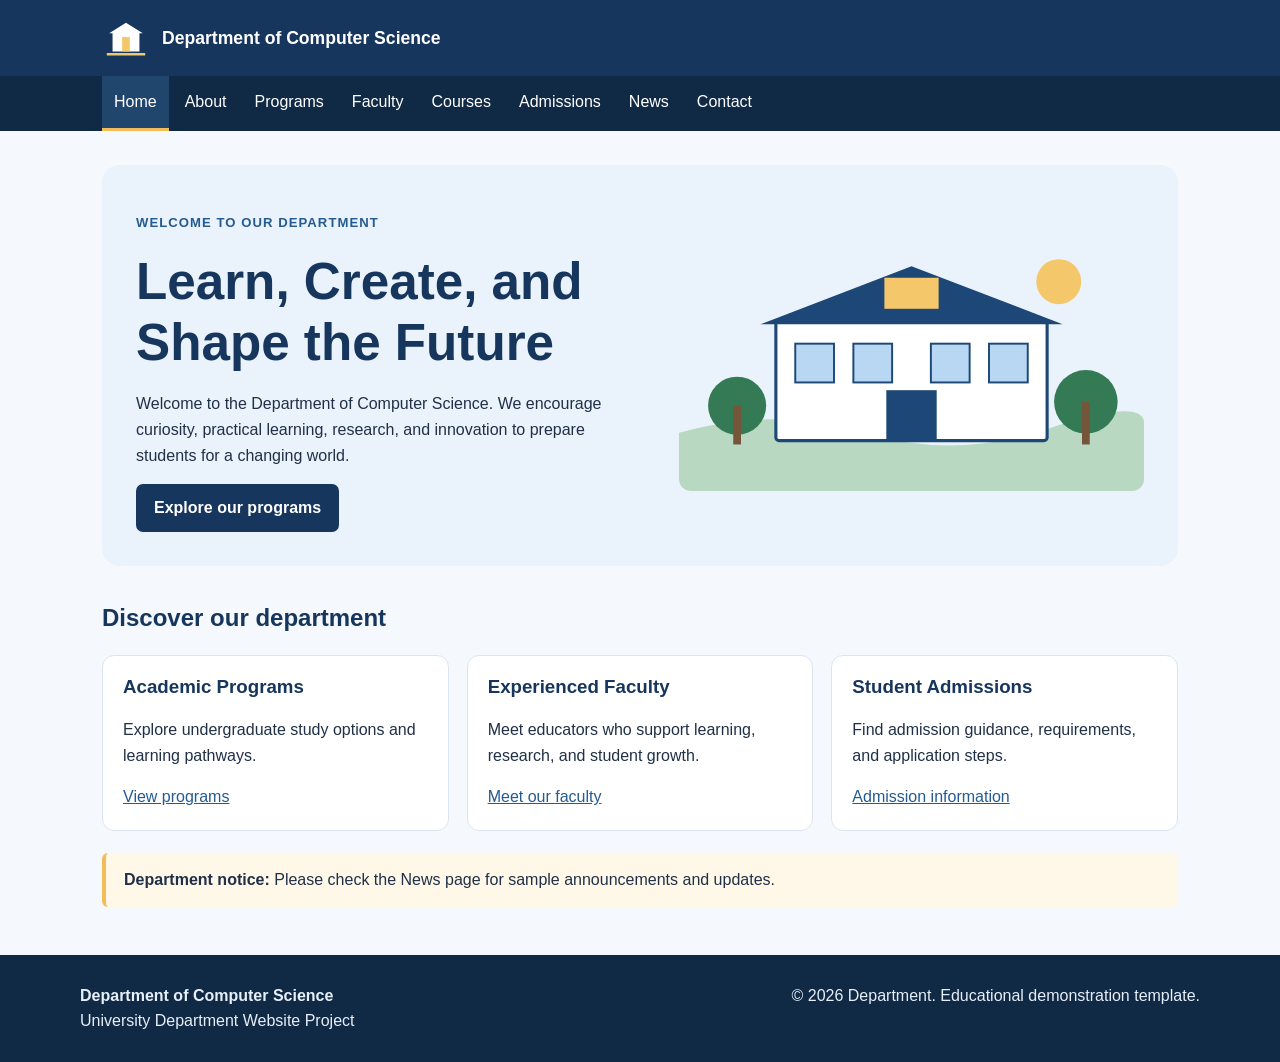
<file: index.html>
<!doctype html>
<html lang="en">
<head>
  <meta charset="utf-8">
  <meta name="viewport" content="width=device-width, initial-scale=1">
  <meta name="description" content="Department of Computer Science — university information, programs, faculty, courses, and admissions.">
  <title>Home | Department of Computer Science</title>
  <link rel="icon" href="assets/images/logo.svg" type="image/svg+xml">
  <link rel="stylesheet" href="assets/style.css">
  <script src="assets/script.js" defer></script>
</head>
<body>
  <a class="skip-link" href="#main-content">Skip to main content</a>
  <header>
    <div class="topbar">
      <a class="brand" href="index.html"><img src="assets/images/logo.svg" alt="Department logo"><span>Department of Computer Science</span></a>
    </div>
    <nav aria-label="Main navigation"><div class="nav-inner">
      <a href="index.html" aria-current="page">Home</a>
<a href="about.html">About</a>
<a href="programs.html">Programs</a>
<a href="faculty.html">Faculty</a>
<a href="courses.html">Courses</a>
<a href="admissions.html">Admissions</a>
<a href="news.html">News</a>
<a href="contact.html">Contact</a>
    </div></nav>
  </header>
  <main id="main-content">
    <section class="hero">
<div><p class="eyebrow">Welcome to our department</p><h1>Learn, Create, and Shape the Future</h1><p>Welcome to the Department of Computer Science. We encourage curiosity, practical learning, research, and innovation to prepare students for a changing world.</p><a class="button" href="programs.html">Explore our programs</a></div>
<img src="assets/images/campus.svg" alt="Illustration of a modern university campus building with trees"></section>
<h2>Discover our department</h2><div class="cards">
<article class="card"><h3>Academic Programs</h3><p>Explore undergraduate study options and learning pathways.</p><a href="programs.html">View programs</a></article>
<article class="card"><h3>Experienced Faculty</h3><p>Meet educators who support learning, research, and student growth.</p><a href="faculty.html">Meet our faculty</a></article>
<article class="card"><h3>Student Admissions</h3><p>Find admission guidance, requirements, and application steps.</p><a href="admissions.html">Admission information</a></article></div>
<div class="notice"><strong>Department notice:</strong> Please check the News page for sample announcements and updates.</div>
  </main>
  <footer><div class="footer-inner"><div><strong>Department of Computer Science</strong><br>University Department Website Project</div><div>© <span data-year>2026</span> Department. Educational demonstration template.</div></div></footer>
</body>
</html>
</file>
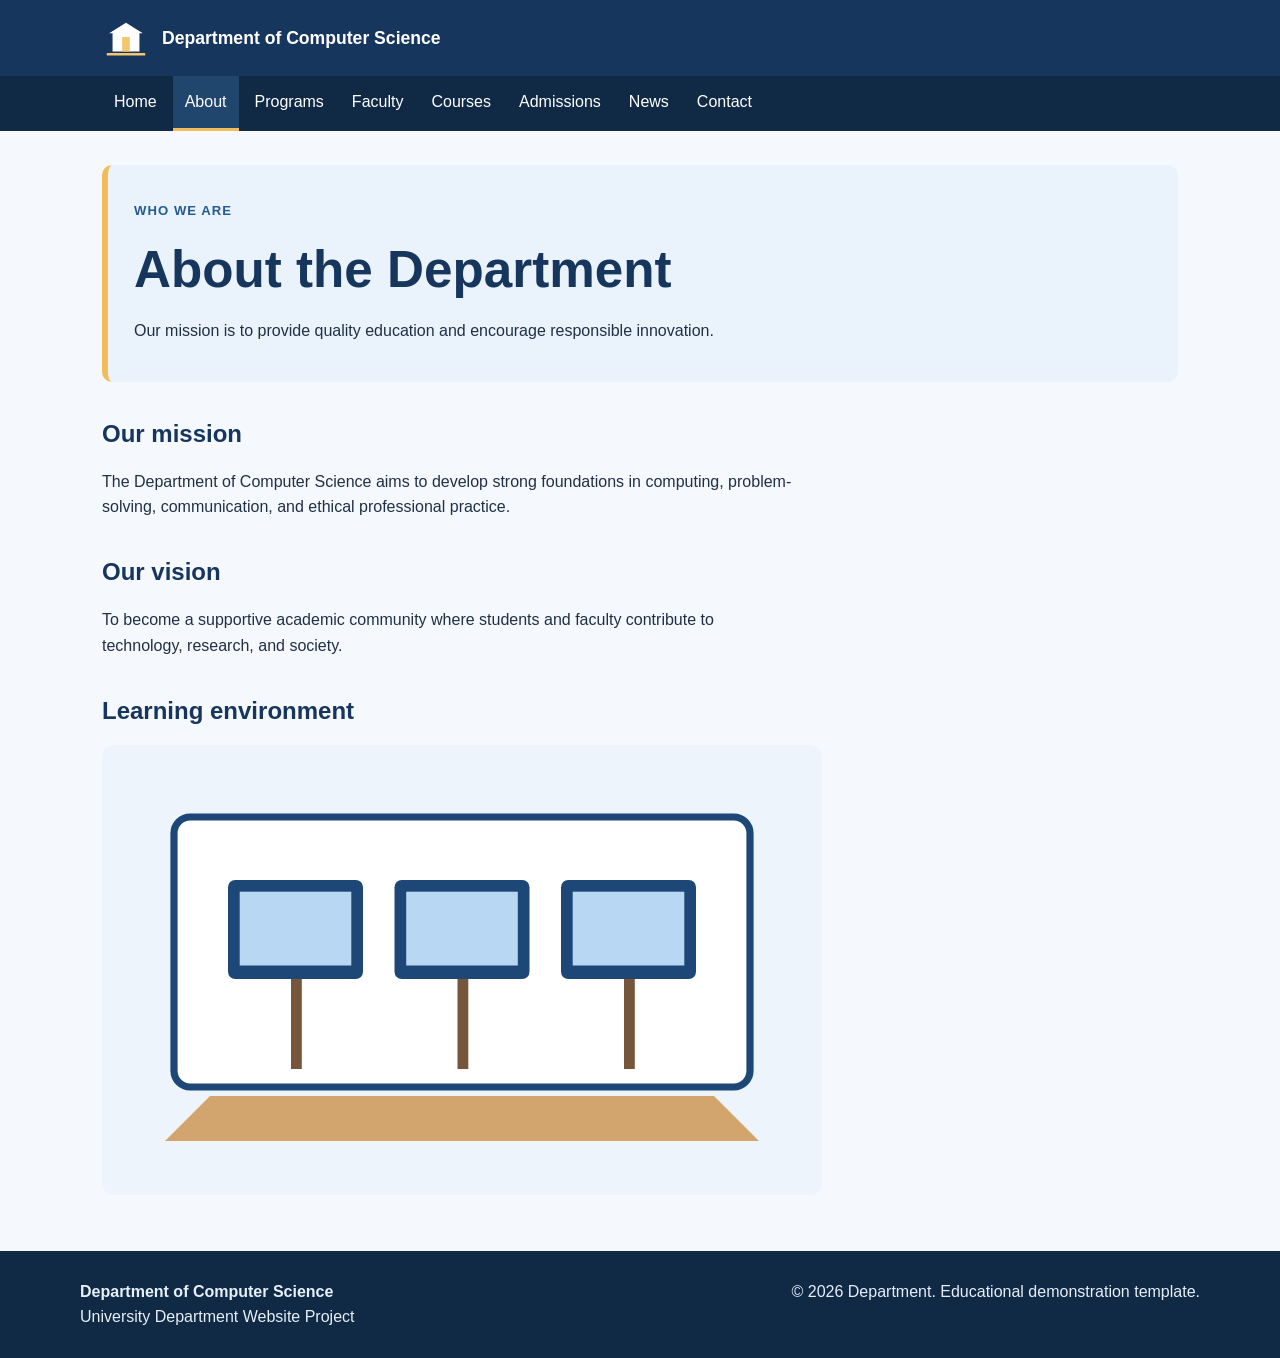
<file: about.html>
<!doctype html>
<html lang="en">
<head>
  <meta charset="utf-8">
  <meta name="viewport" content="width=device-width, initial-scale=1">
  <meta name="description" content="Department of Computer Science — university information, programs, faculty, courses, and admissions.">
  <title>About | Department of Computer Science</title>
  <link rel="icon" href="assets/images/logo.svg" type="image/svg+xml">
  <link rel="stylesheet" href="assets/style.css">
  <script src="assets/script.js" defer></script>
</head>
<body>
  <a class="skip-link" href="#main-content">Skip to main content</a>
  <header>
    <div class="topbar">
      <a class="brand" href="index.html"><img src="assets/images/logo.svg" alt="Department logo"><span>Department of Computer Science</span></a>
    </div>
    <nav aria-label="Main navigation"><div class="nav-inner">
      <a href="index.html">Home</a>
<a href="about.html" aria-current="page">About</a>
<a href="programs.html">Programs</a>
<a href="faculty.html">Faculty</a>
<a href="courses.html">Courses</a>
<a href="admissions.html">Admissions</a>
<a href="news.html">News</a>
<a href="contact.html">Contact</a>
    </div></nav>
  </header>
  <main id="main-content">
    <div class="page-heading"><p class="eyebrow">Who we are</p><h1>About the Department</h1><p>Our mission is to provide quality education and encourage responsible innovation.</p></div>
<h2>Our mission</h2><p>The Department of Computer Science aims to develop strong foundations in computing, problem-solving, communication, and ethical professional practice.</p>
<h2>Our vision</h2><p>To become a supportive academic community where students and faculty contribute to technology, research, and society.</p>
<h2>Learning environment</h2><img src="assets/images/lab.svg" alt="Illustration of computers arranged in a modern teaching laboratory" style="width:100%;max-width:720px;border-radius:12px">
  </main>
  <footer><div class="footer-inner"><div><strong>Department of Computer Science</strong><br>University Department Website Project</div><div>© <span data-year>2026</span> Department. Educational demonstration template.</div></div></footer>
</body>
</html>
</file>
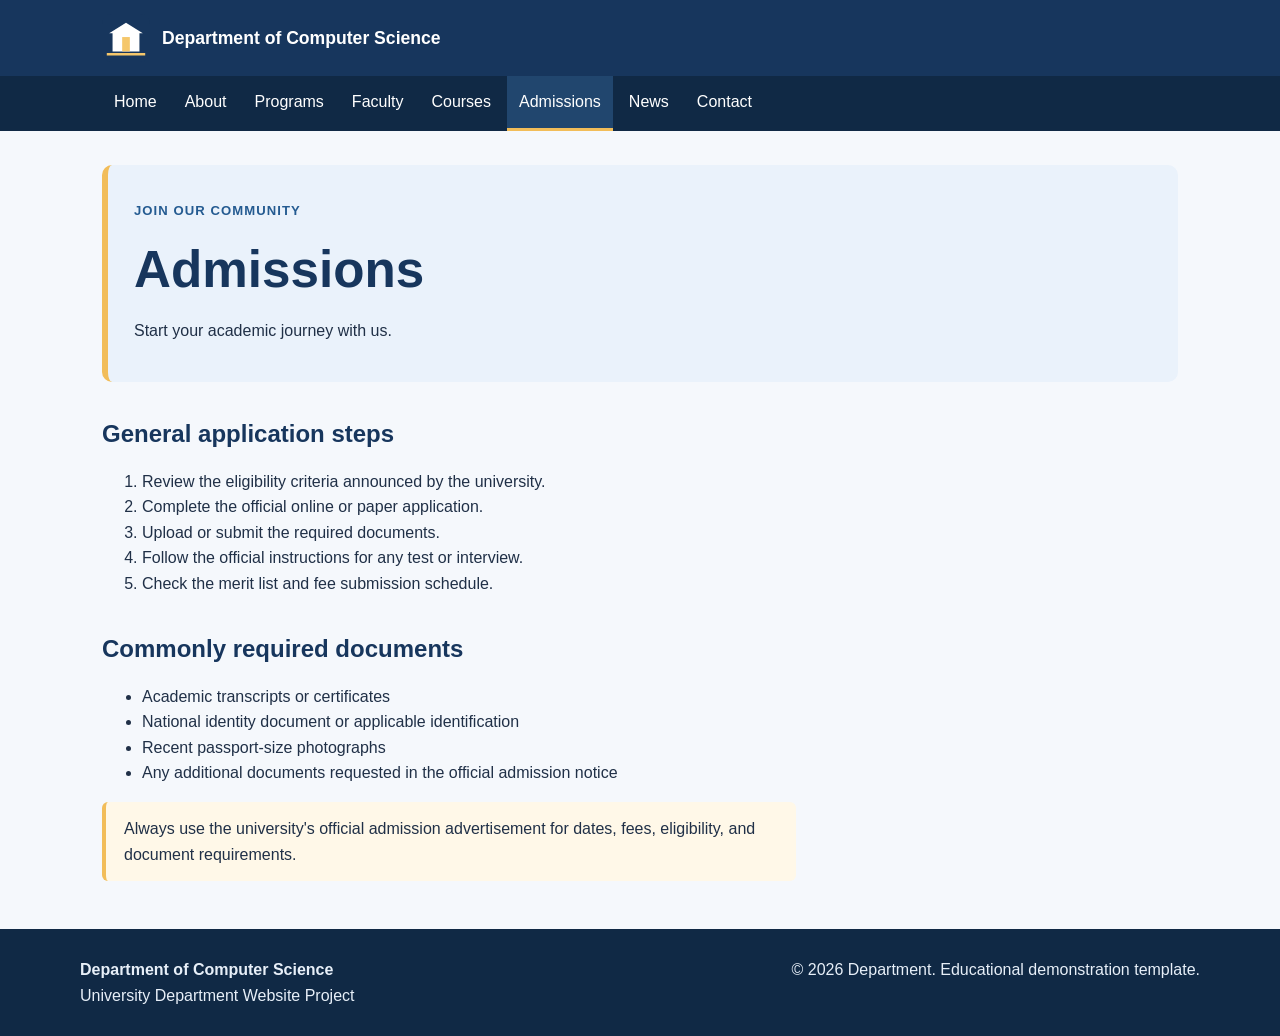
<file: admissions.html>
<!doctype html>
<html lang="en">
<head>
  <meta charset="utf-8">
  <meta name="viewport" content="width=device-width, initial-scale=1">
  <meta name="description" content="Department of Computer Science — university information, programs, faculty, courses, and admissions.">
  <title>Admissions | Department of Computer Science</title>
  <link rel="icon" href="assets/images/logo.svg" type="image/svg+xml">
  <link rel="stylesheet" href="assets/style.css">
  <script src="assets/script.js" defer></script>
</head>
<body>
  <a class="skip-link" href="#main-content">Skip to main content</a>
  <header>
    <div class="topbar">
      <a class="brand" href="index.html"><img src="assets/images/logo.svg" alt="Department logo"><span>Department of Computer Science</span></a>
    </div>
    <nav aria-label="Main navigation"><div class="nav-inner">
      <a href="index.html">Home</a>
<a href="about.html">About</a>
<a href="programs.html">Programs</a>
<a href="faculty.html">Faculty</a>
<a href="courses.html">Courses</a>
<a href="admissions.html" aria-current="page">Admissions</a>
<a href="news.html">News</a>
<a href="contact.html">Contact</a>
    </div></nav>
  </header>
  <main id="main-content">
    <div class="page-heading"><p class="eyebrow">Join our community</p><h1>Admissions</h1><p>Start your academic journey with us.</p></div>
<h2>General application steps</h2><ol><li>Review the eligibility criteria announced by the university.</li><li>Complete the official online or paper application.</li><li>Upload or submit the required documents.</li><li>Follow the official instructions for any test or interview.</li><li>Check the merit list and fee submission schedule.</li></ol>
<h2>Commonly required documents</h2><ul><li>Academic transcripts or certificates</li><li>National identity document or applicable identification</li><li>Recent passport-size photographs</li><li>Any additional documents requested in the official admission notice</li></ul>
<p class="notice">Always use the university's official admission advertisement for dates, fees, eligibility, and document requirements.</p>
  </main>
  <footer><div class="footer-inner"><div><strong>Department of Computer Science</strong><br>University Department Website Project</div><div>© <span data-year>2026</span> Department. Educational demonstration template.</div></div></footer>
</body>
</html>
</file>
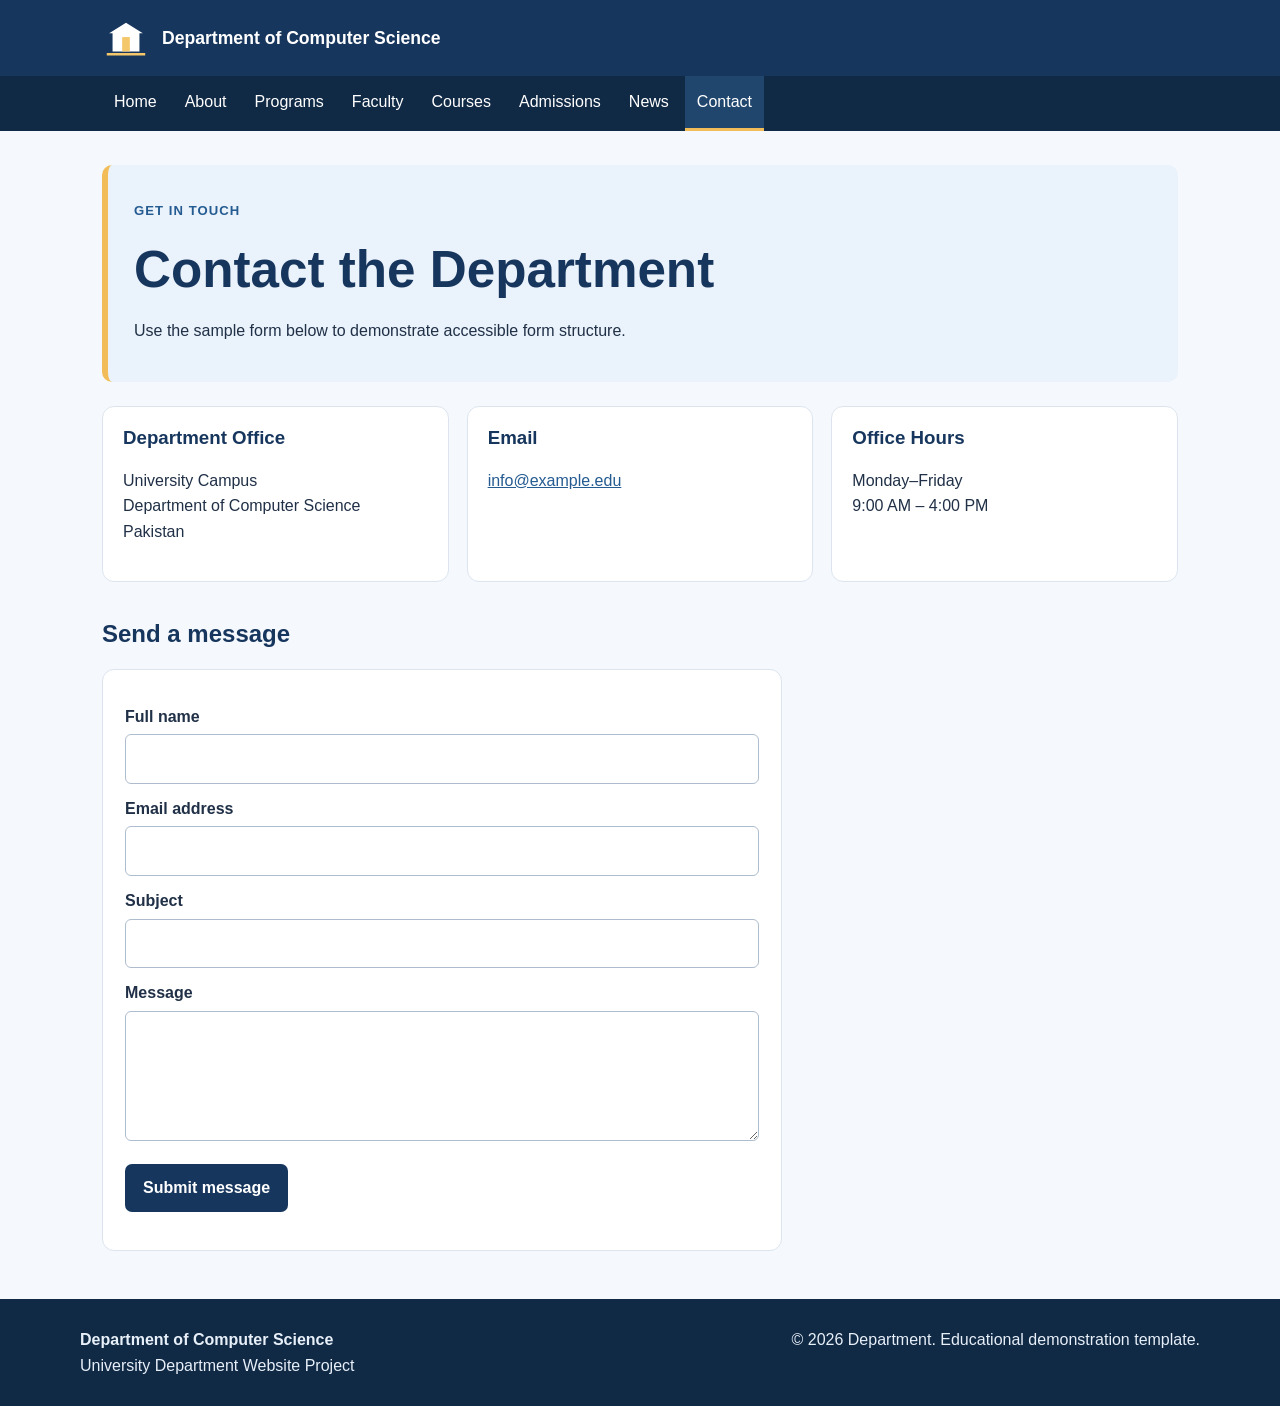
<file: contact.html>
<!doctype html>
<html lang="en">
<head>
  <meta charset="utf-8">
  <meta name="viewport" content="width=device-width, initial-scale=1">
  <meta name="description" content="Department of Computer Science — university information, programs, faculty, courses, and admissions.">
  <title>Contact | Department of Computer Science</title>
  <link rel="icon" href="assets/images/logo.svg" type="image/svg+xml">
  <link rel="stylesheet" href="assets/style.css">
  <script src="assets/script.js" defer></script>
</head>
<body>
  <a class="skip-link" href="#main-content">Skip to main content</a>
  <header>
    <div class="topbar">
      <a class="brand" href="index.html"><img src="assets/images/logo.svg" alt="Department logo"><span>Department of Computer Science</span></a>
    </div>
    <nav aria-label="Main navigation"><div class="nav-inner">
      <a href="index.html">Home</a>
<a href="about.html">About</a>
<a href="programs.html">Programs</a>
<a href="faculty.html">Faculty</a>
<a href="courses.html">Courses</a>
<a href="admissions.html">Admissions</a>
<a href="news.html">News</a>
<a href="contact.html" aria-current="page">Contact</a>
    </div></nav>
  </header>
  <main id="main-content">
    <div class="page-heading"><p class="eyebrow">Get in touch</p><h1>Contact the Department</h1><p>Use the sample form below to demonstrate accessible form structure.</p></div>
<div class="cards"><article class="card"><h3>Department Office</h3><p>University Campus<br>Department of Computer Science<br>Pakistan</p></article><article class="card"><h3>Email</h3><p><a href="mailto:info@example.edu">info@example.edu</a></p></article><article class="card"><h3>Office Hours</h3><p>Monday–Friday<br>9:00 AM – 4:00 PM</p></article></div>
<h2>Send a message</h2><form id="contact-form"><label for="name">Full name</label><input id="name" name="name" autocomplete="name" required><label for="email">Email address</label><input id="email" name="email" type="email" autocomplete="email" required><label for="subject">Subject</label><input id="subject" name="subject" required><label for="message">Message</label><textarea id="message" name="message" required></textarea><p><button class="button" type="submit">Submit message</button></p><p id="form-status" role="status" aria-live="polite"></p></form>
  </main>
  <footer><div class="footer-inner"><div><strong>Department of Computer Science</strong><br>University Department Website Project</div><div>© <span data-year>2026</span> Department. Educational demonstration template.</div></div></footer>
</body>
</html>
</file>
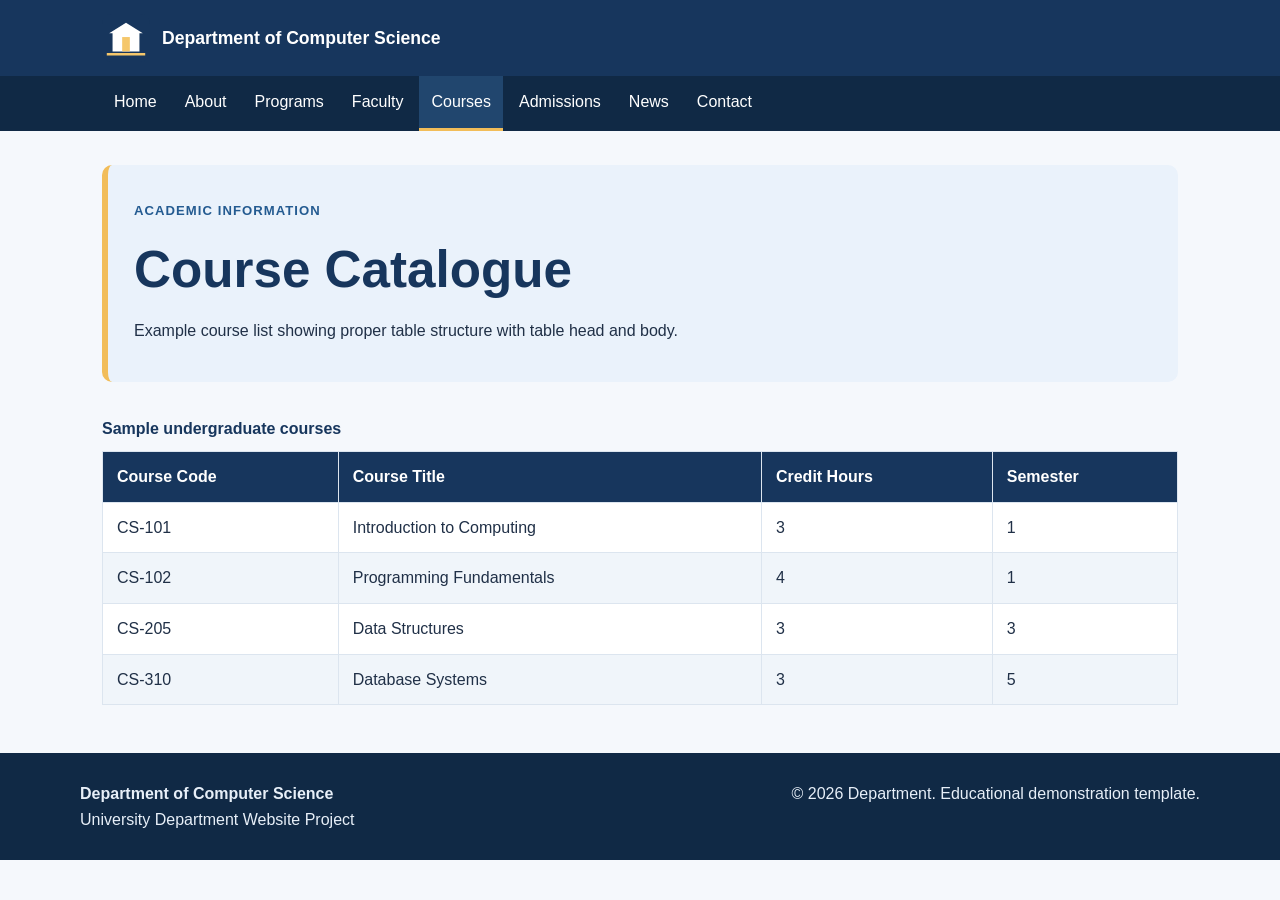
<file: courses.html>
<!doctype html>
<html lang="en">
<head>
  <meta charset="utf-8">
  <meta name="viewport" content="width=device-width, initial-scale=1">
  <meta name="description" content="Department of Computer Science — university information, programs, faculty, courses, and admissions.">
  <title>Courses | Department of Computer Science</title>
  <link rel="icon" href="assets/images/logo.svg" type="image/svg+xml">
  <link rel="stylesheet" href="assets/style.css">
  <script src="assets/script.js" defer></script>
</head>
<body>
  <a class="skip-link" href="#main-content">Skip to main content</a>
  <header>
    <div class="topbar">
      <a class="brand" href="index.html"><img src="assets/images/logo.svg" alt="Department logo"><span>Department of Computer Science</span></a>
    </div>
    <nav aria-label="Main navigation"><div class="nav-inner">
      <a href="index.html">Home</a>
<a href="about.html">About</a>
<a href="programs.html">Programs</a>
<a href="faculty.html">Faculty</a>
<a href="courses.html" aria-current="page">Courses</a>
<a href="admissions.html">Admissions</a>
<a href="news.html">News</a>
<a href="contact.html">Contact</a>
    </div></nav>
  </header>
  <main id="main-content">
    <div class="page-heading"><p class="eyebrow">Academic information</p><h1>Course Catalogue</h1><p>Example course list showing proper table structure with table head and body.</p></div>
<table><caption>Sample undergraduate courses</caption><thead><tr><th scope="col">Course Code</th><th scope="col">Course Title</th><th scope="col">Credit Hours</th><th scope="col">Semester</th></tr></thead><tbody>
<tr><td>CS-101</td><td>Introduction to Computing</td><td>3</td><td>1</td></tr><tr><td>CS-102</td><td>Programming Fundamentals</td><td>4</td><td>1</td></tr><tr><td>CS-205</td><td>Data Structures</td><td>3</td><td>3</td></tr><tr><td>CS-310</td><td>Database Systems</td><td>3</td><td>5</td></tr></tbody></table>
  </main>
  <footer><div class="footer-inner"><div><strong>Department of Computer Science</strong><br>University Department Website Project</div><div>© <span data-year>2026</span> Department. Educational demonstration template.</div></div></footer>
</body>
</html>
</file>
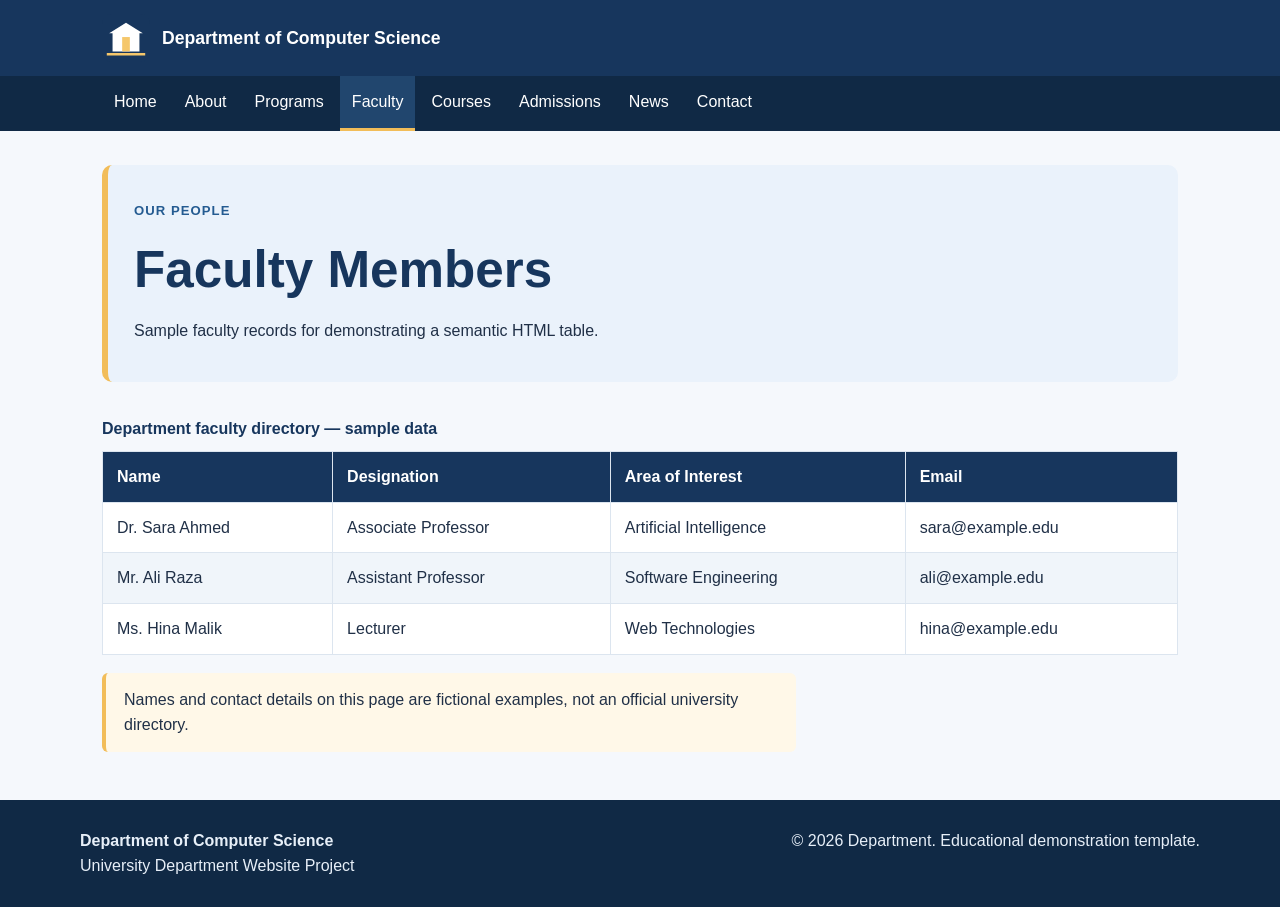
<file: faculty.html>
<!doctype html>
<html lang="en">
<head>
  <meta charset="utf-8">
  <meta name="viewport" content="width=device-width, initial-scale=1">
  <meta name="description" content="Department of Computer Science — university information, programs, faculty, courses, and admissions.">
  <title>Faculty | Department of Computer Science</title>
  <link rel="icon" href="assets/images/logo.svg" type="image/svg+xml">
  <link rel="stylesheet" href="assets/style.css">
  <script src="assets/script.js" defer></script>
</head>
<body>
  <a class="skip-link" href="#main-content">Skip to main content</a>
  <header>
    <div class="topbar">
      <a class="brand" href="index.html"><img src="assets/images/logo.svg" alt="Department logo"><span>Department of Computer Science</span></a>
    </div>
    <nav aria-label="Main navigation"><div class="nav-inner">
      <a href="index.html">Home</a>
<a href="about.html">About</a>
<a href="programs.html">Programs</a>
<a href="faculty.html" aria-current="page">Faculty</a>
<a href="courses.html">Courses</a>
<a href="admissions.html">Admissions</a>
<a href="news.html">News</a>
<a href="contact.html">Contact</a>
    </div></nav>
  </header>
  <main id="main-content">
    <div class="page-heading"><p class="eyebrow">Our people</p><h1>Faculty Members</h1><p>Sample faculty records for demonstrating a semantic HTML table.</p></div>
<table><caption>Department faculty directory — sample data</caption><thead><tr><th scope="col">Name</th><th scope="col">Designation</th><th scope="col">Area of Interest</th><th scope="col">Email</th></tr></thead><tbody>
<tr><td>Dr. Sara Ahmed</td><td>Associate Professor</td><td>Artificial Intelligence</td><td>sara@example.edu</td></tr>
<tr><td>Mr. Ali Raza</td><td>Assistant Professor</td><td>Software Engineering</td><td>ali@example.edu</td></tr>
<tr><td>Ms. Hina Malik</td><td>Lecturer</td><td>Web Technologies</td><td>hina@example.edu</td></tr></tbody></table>
<p class="notice">Names and contact details on this page are fictional examples, not an official university directory.</p>
  </main>
  <footer><div class="footer-inner"><div><strong>Department of Computer Science</strong><br>University Department Website Project</div><div>© <span data-year>2026</span> Department. Educational demonstration template.</div></div></footer>
</body>
</html>
</file>
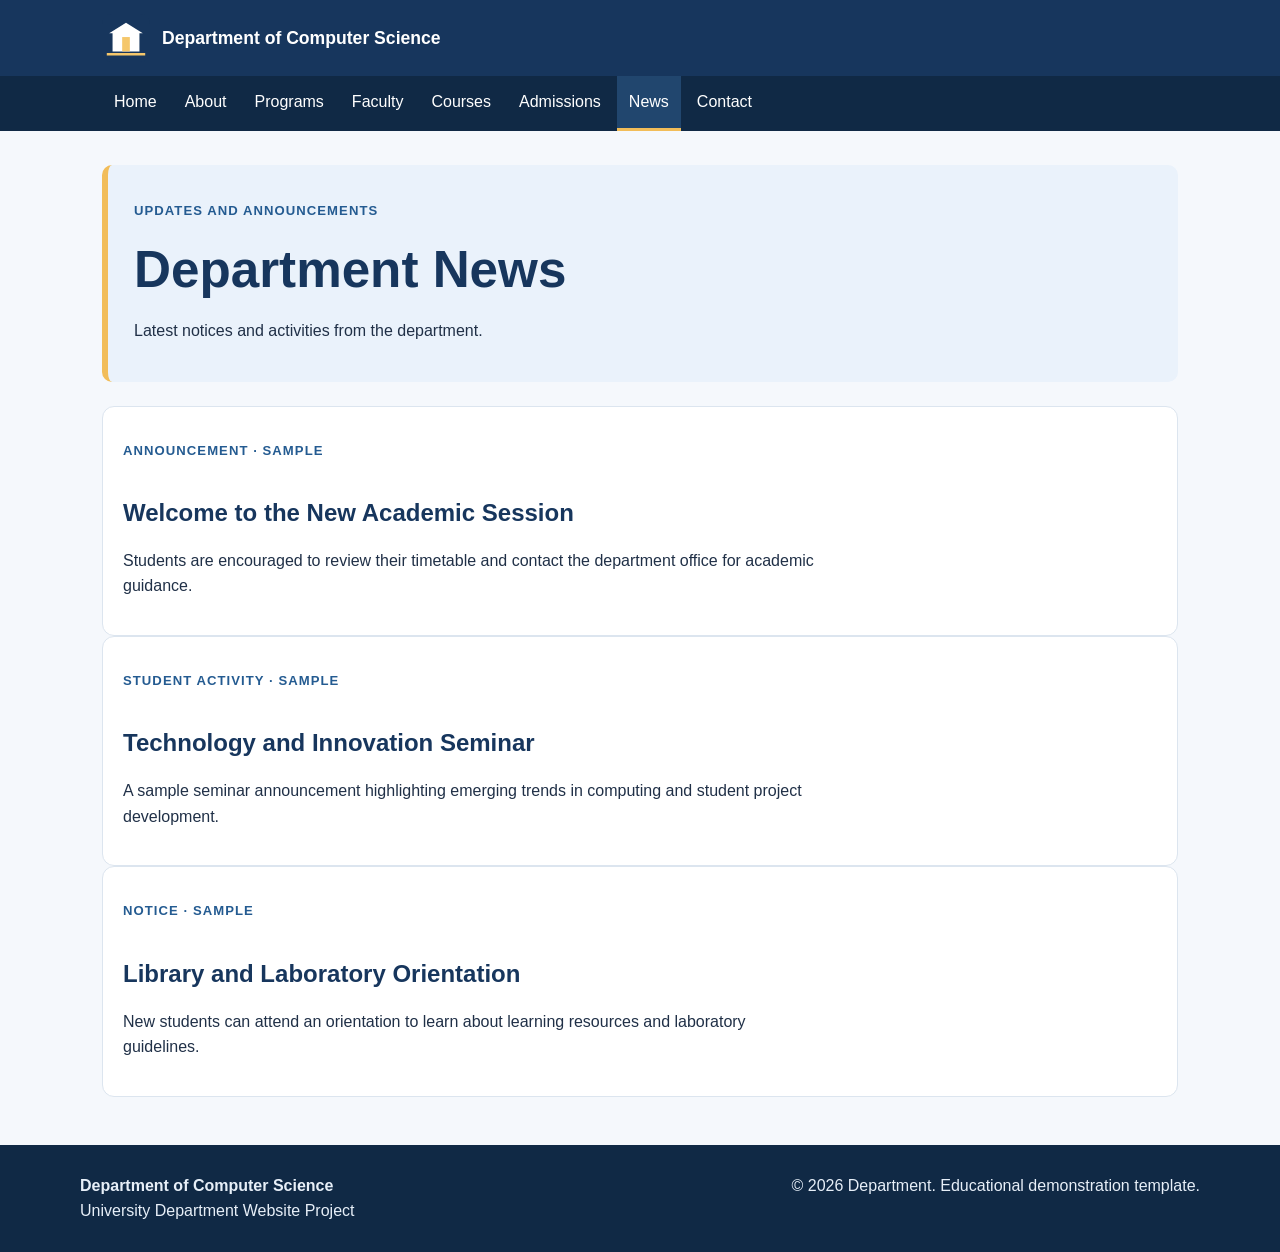
<file: news.html>
<!doctype html>
<html lang="en">
<head>
  <meta charset="utf-8">
  <meta name="viewport" content="width=device-width, initial-scale=1">
  <meta name="description" content="Department of Computer Science — university information, programs, faculty, courses, and admissions.">
  <title>News | Department of Computer Science</title>
  <link rel="icon" href="assets/images/logo.svg" type="image/svg+xml">
  <link rel="stylesheet" href="assets/style.css">
  <script src="assets/script.js" defer></script>
</head>
<body>
  <a class="skip-link" href="#main-content">Skip to main content</a>
  <header>
    <div class="topbar">
      <a class="brand" href="index.html"><img src="assets/images/logo.svg" alt="Department logo"><span>Department of Computer Science</span></a>
    </div>
    <nav aria-label="Main navigation"><div class="nav-inner">
      <a href="index.html">Home</a>
<a href="about.html">About</a>
<a href="programs.html">Programs</a>
<a href="faculty.html">Faculty</a>
<a href="courses.html">Courses</a>
<a href="admissions.html">Admissions</a>
<a href="news.html" aria-current="page">News</a>
<a href="contact.html">Contact</a>
    </div></nav>
  </header>
  <main id="main-content">
    <div class="page-heading"><p class="eyebrow">Updates and announcements</p><h1>Department News</h1><p>Latest notices and activities from the department.</p></div>
<article class="card"><p class="eyebrow">Announcement · Sample</p><h2>Welcome to the New Academic Session</h2><p>Students are encouraged to review their timetable and contact the department office for academic guidance.</p></article>
<article class="card"><p class="eyebrow">Student activity · Sample</p><h2>Technology and Innovation Seminar</h2><p>A sample seminar announcement highlighting emerging trends in computing and student project development.</p></article>
<article class="card"><p class="eyebrow">Notice · Sample</p><h2>Library and Laboratory Orientation</h2><p>New students can attend an orientation to learn about learning resources and laboratory guidelines.</p></article>
  </main>
  <footer><div class="footer-inner"><div><strong>Department of Computer Science</strong><br>University Department Website Project</div><div>© <span data-year>2026</span> Department. Educational demonstration template.</div></div></footer>
</body>
</html>
</file>
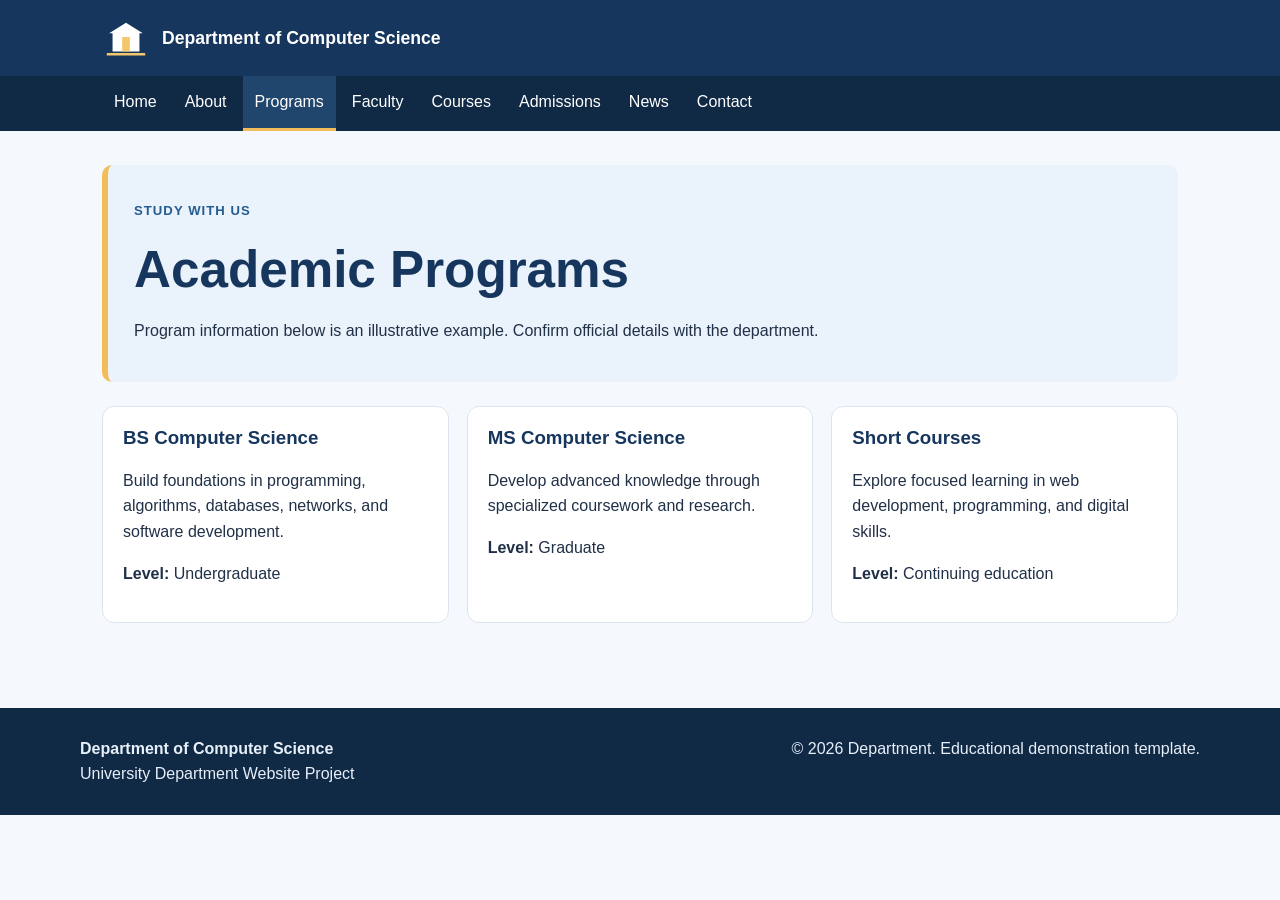
<file: programs.html>
<!doctype html>
<html lang="en">
<head>
  <meta charset="utf-8">
  <meta name="viewport" content="width=device-width, initial-scale=1">
  <meta name="description" content="Department of Computer Science — university information, programs, faculty, courses, and admissions.">
  <title>Programs | Department of Computer Science</title>
  <link rel="icon" href="assets/images/logo.svg" type="image/svg+xml">
  <link rel="stylesheet" href="assets/style.css">
  <script src="assets/script.js" defer></script>
</head>
<body>
  <a class="skip-link" href="#main-content">Skip to main content</a>
  <header>
    <div class="topbar">
      <a class="brand" href="index.html"><img src="assets/images/logo.svg" alt="Department logo"><span>Department of Computer Science</span></a>
    </div>
    <nav aria-label="Main navigation"><div class="nav-inner">
      <a href="index.html">Home</a>
<a href="about.html">About</a>
<a href="programs.html" aria-current="page">Programs</a>
<a href="faculty.html">Faculty</a>
<a href="courses.html">Courses</a>
<a href="admissions.html">Admissions</a>
<a href="news.html">News</a>
<a href="contact.html">Contact</a>
    </div></nav>
  </header>
  <main id="main-content">
    <div class="page-heading"><p class="eyebrow">Study with us</p><h1>Academic Programs</h1><p>Program information below is an illustrative example. Confirm official details with the department.</p></div>
<div class="cards"><article class="card"><h3>BS Computer Science</h3><p>Build foundations in programming, algorithms, databases, networks, and software development.</p><p><strong>Level:</strong> Undergraduate</p></article>
<article class="card"><h3>MS Computer Science</h3><p>Develop advanced knowledge through specialized coursework and research.</p><p><strong>Level:</strong> Graduate</p></article>
<article class="card"><h3>Short Courses</h3><p>Explore focused learning in web development, programming, and digital skills.</p><p><strong>Level:</strong> Continuing education</p></article></div>
  </main>
  <footer><div class="footer-inner"><div><strong>Department of Computer Science</strong><br>University Department Website Project</div><div>© <span data-year>2026</span> Department. Educational demonstration template.</div></div></footer>
</body>
</html>
</file>
<file: assets/style.css>
:root{--navy:#17365d;--blue:#245b91;--gold:#f2bd59;--ink:#203047;--muted:#64748b;--bg:#f5f8fc;--white:#fff;--border:#dce5ef}
*{box-sizing:border-box}html{scroll-behavior:smooth}body{margin:0;font-family:Arial,Helvetica,sans-serif;color:var(--ink);background:var(--bg);line-height:1.6}
a{color:var(--blue)}a:focus,button:focus,input:focus,textarea:focus,select:focus{outline:3px solid var(--gold);outline-offset:3px}
.skip-link{position:absolute;left:-9999px;top:8px;background:#fff;padding:10px;z-index:1000}.skip-link:focus{left:8px}
header{background:var(--navy);color:#fff}.topbar{max-width:1120px;margin:auto;padding:14px 22px;display:flex;align-items:center;gap:14px}.brand{display:flex;align-items:center;gap:12px;color:#fff;text-decoration:none;font-weight:700;font-size:1.1rem}.brand img{width:48px;height:48px}
nav{background:#102945}.nav-inner{max-width:1120px;margin:auto;padding:0 22px;display:flex;align-items:center;flex-wrap:wrap;gap:4px}.nav-inner a{color:#fff;text-decoration:none;padding:13px 12px;display:block;border-bottom:3px solid transparent}.nav-inner a:hover,.nav-inner a[aria-current=page]{background:#21466e;border-bottom-color:var(--gold)}
main{max-width:1120px;margin:34px auto;padding:0 22px;min-height:55vh}.hero{display:grid;grid-template-columns:1.05fr .95fr;gap:30px;align-items:center;background:#eaf2fb;border-radius:18px;padding:34px;margin-bottom:28px}.hero img{width:100%;height:auto;border-radius:12px;display:block}.eyebrow{color:var(--blue);font-weight:700;text-transform:uppercase;letter-spacing:.08em;font-size:.82rem}
h1,h2,h3{line-height:1.2;color:var(--navy)}h1{font-size:clamp(2rem,4vw,3.2rem);margin:.35em 0}h2{margin-top:1.6em}p{max-width:78ch}.button{display:inline-block;background:var(--navy);color:#fff;text-decoration:none;padding:11px 18px;border-radius:7px;font-weight:700}.button:hover{background:var(--blue)}
.cards{display:grid;grid-template-columns:repeat(3,1fr);gap:18px;margin:22px 0}.card{background:#fff;border:1px solid var(--border);border-radius:12px;padding:20px}.card h3{margin-top:0}.page-heading{background:#eaf2fb;border-left:6px solid var(--gold);padding:22px 26px;border-radius:10px;margin-bottom:24px}
table{width:100%;border-collapse:collapse;background:#fff;margin:18px 0}caption{text-align:left;font-weight:700;color:var(--navy);padding:10px 0}th,td{padding:12px 14px;border:1px solid var(--border);text-align:left}thead{background:var(--navy);color:#fff}tbody tr:nth-child(even){background:#f0f5fa}
form{max-width:680px;background:#fff;padding:22px;border:1px solid var(--border);border-radius:12px}label{display:block;font-weight:700;margin:12px 0 5px}input,textarea,select{width:100%;padding:11px;border:1px solid #aebdce;border-radius:6px;font:inherit}textarea{min-height:130px}button{border:0;cursor:pointer;font:inherit}
.notice{background:#fff8e8;border-left:4px solid var(--gold);padding:14px 18px;border-radius:6px}
footer{background:#102945;color:#e7eff8;margin-top:48px;padding:28px 22px}footer .footer-inner{max-width:1120px;margin:auto;display:flex;justify-content:space-between;gap:20px;flex-wrap:wrap}footer a{color:#fff}
@media(max-width:760px){.hero{grid-template-columns:1fr;padding:22px}.cards{grid-template-columns:1fr 1fr}.nav-inner{padding:6px 12px}.nav-inner a{padding:10px 9px;font-size:.92rem}main{margin:22px auto}}
@media(max-width:480px){.cards{grid-template-columns:1fr}.topbar{padding:12px}.brand{font-size:1rem}th,td{padding:9px;font-size:.92rem}}
</file>
